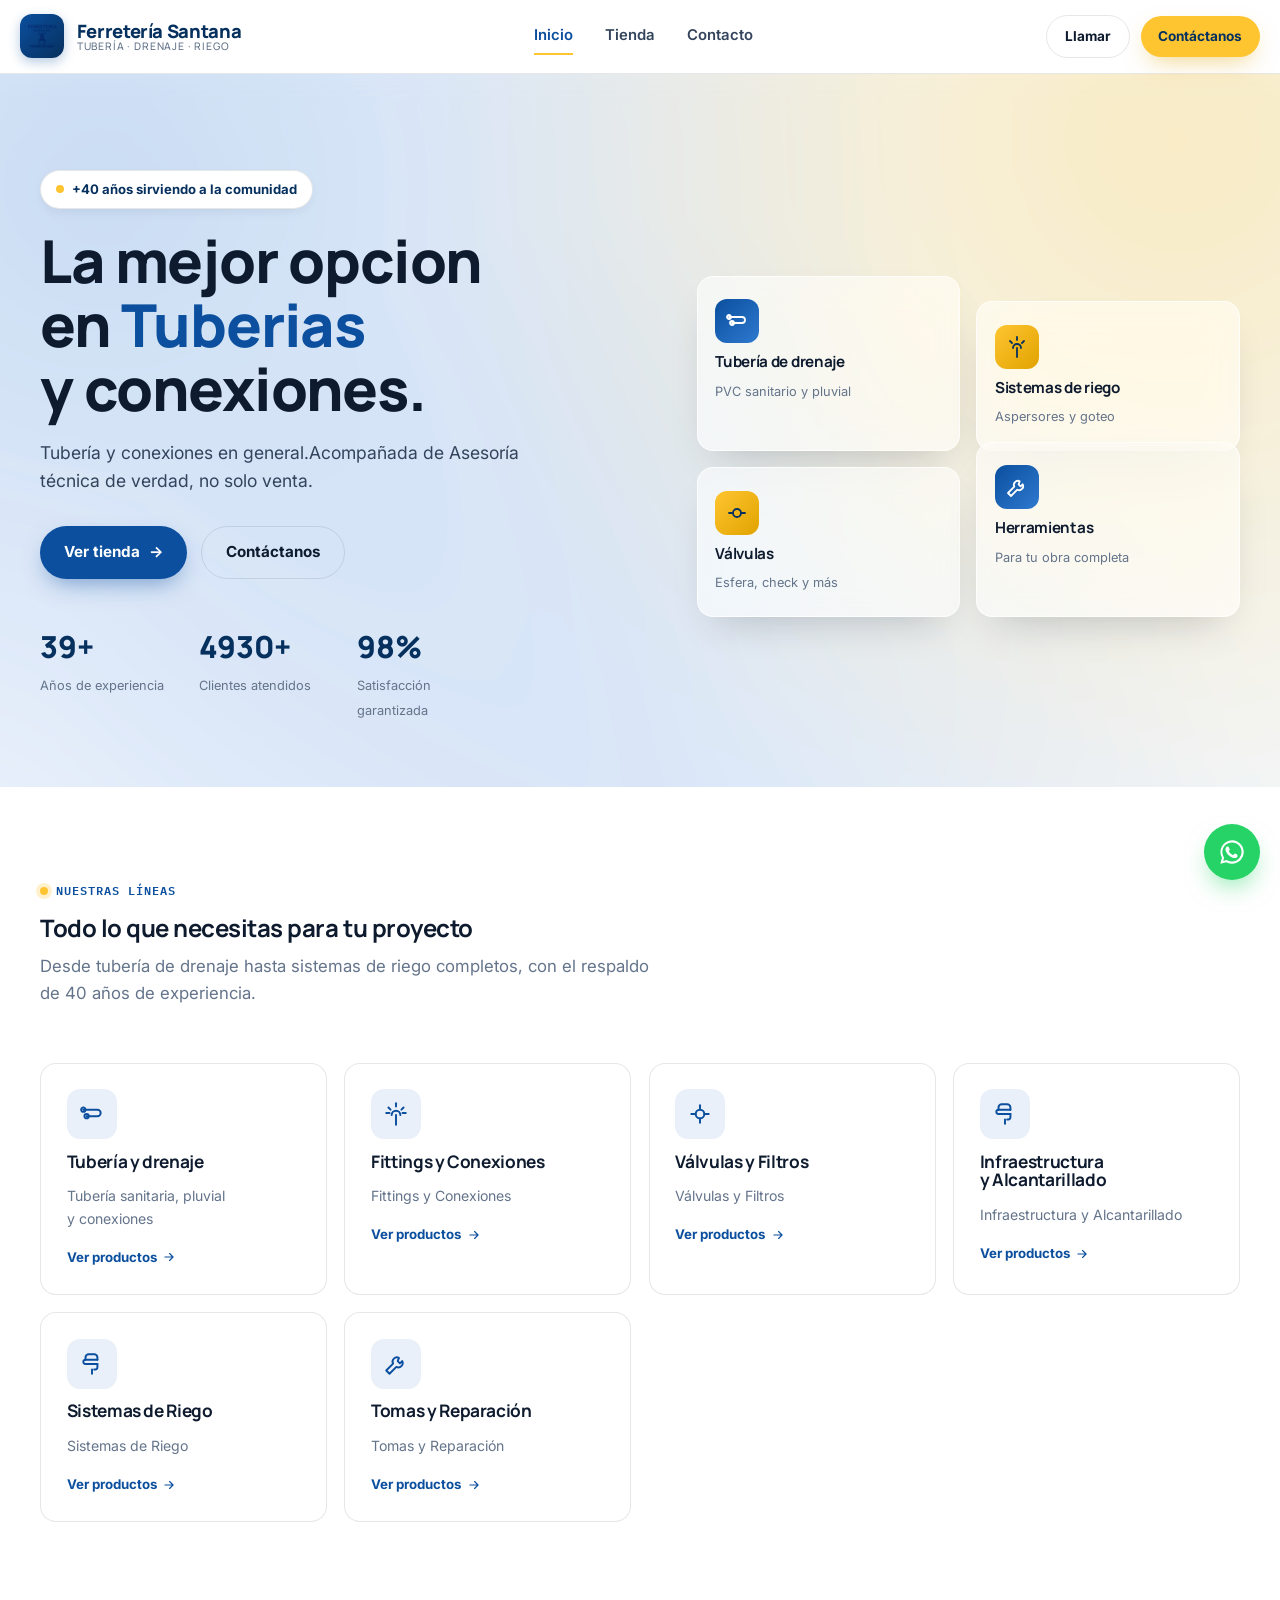
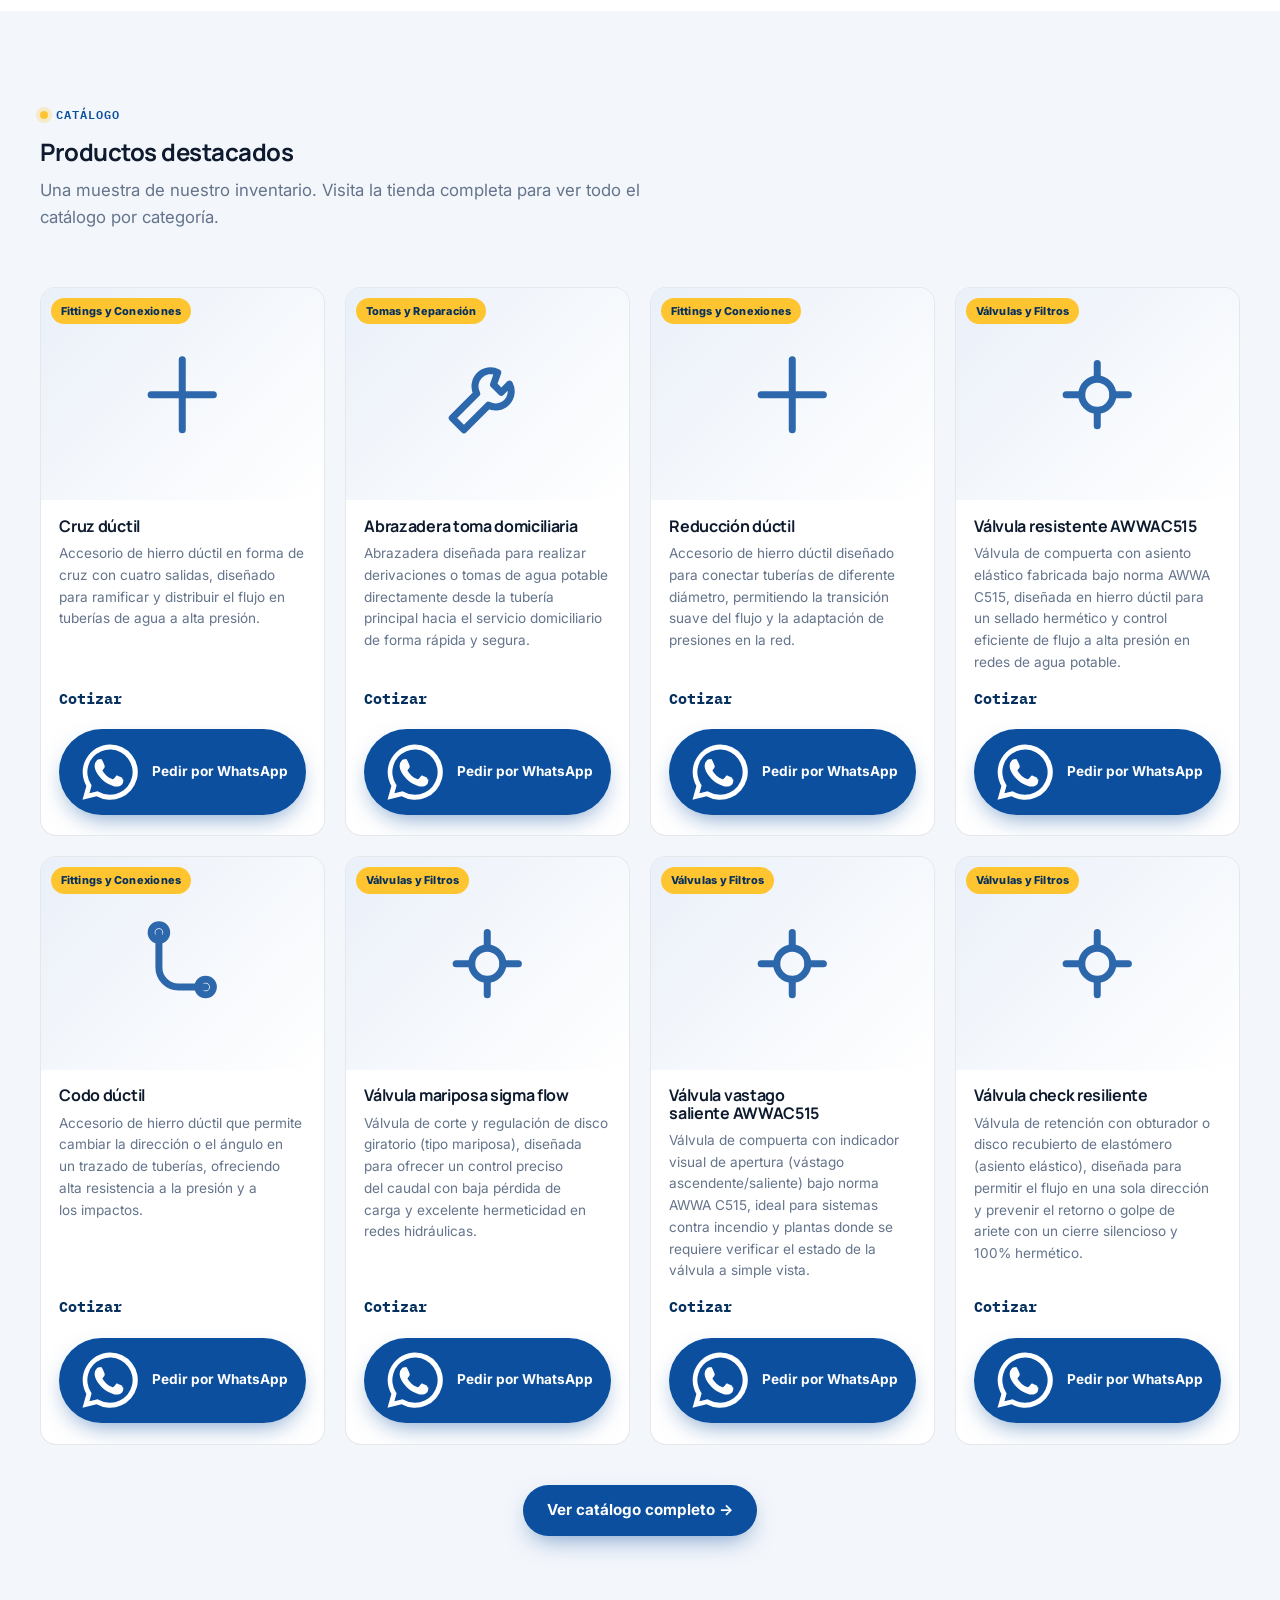
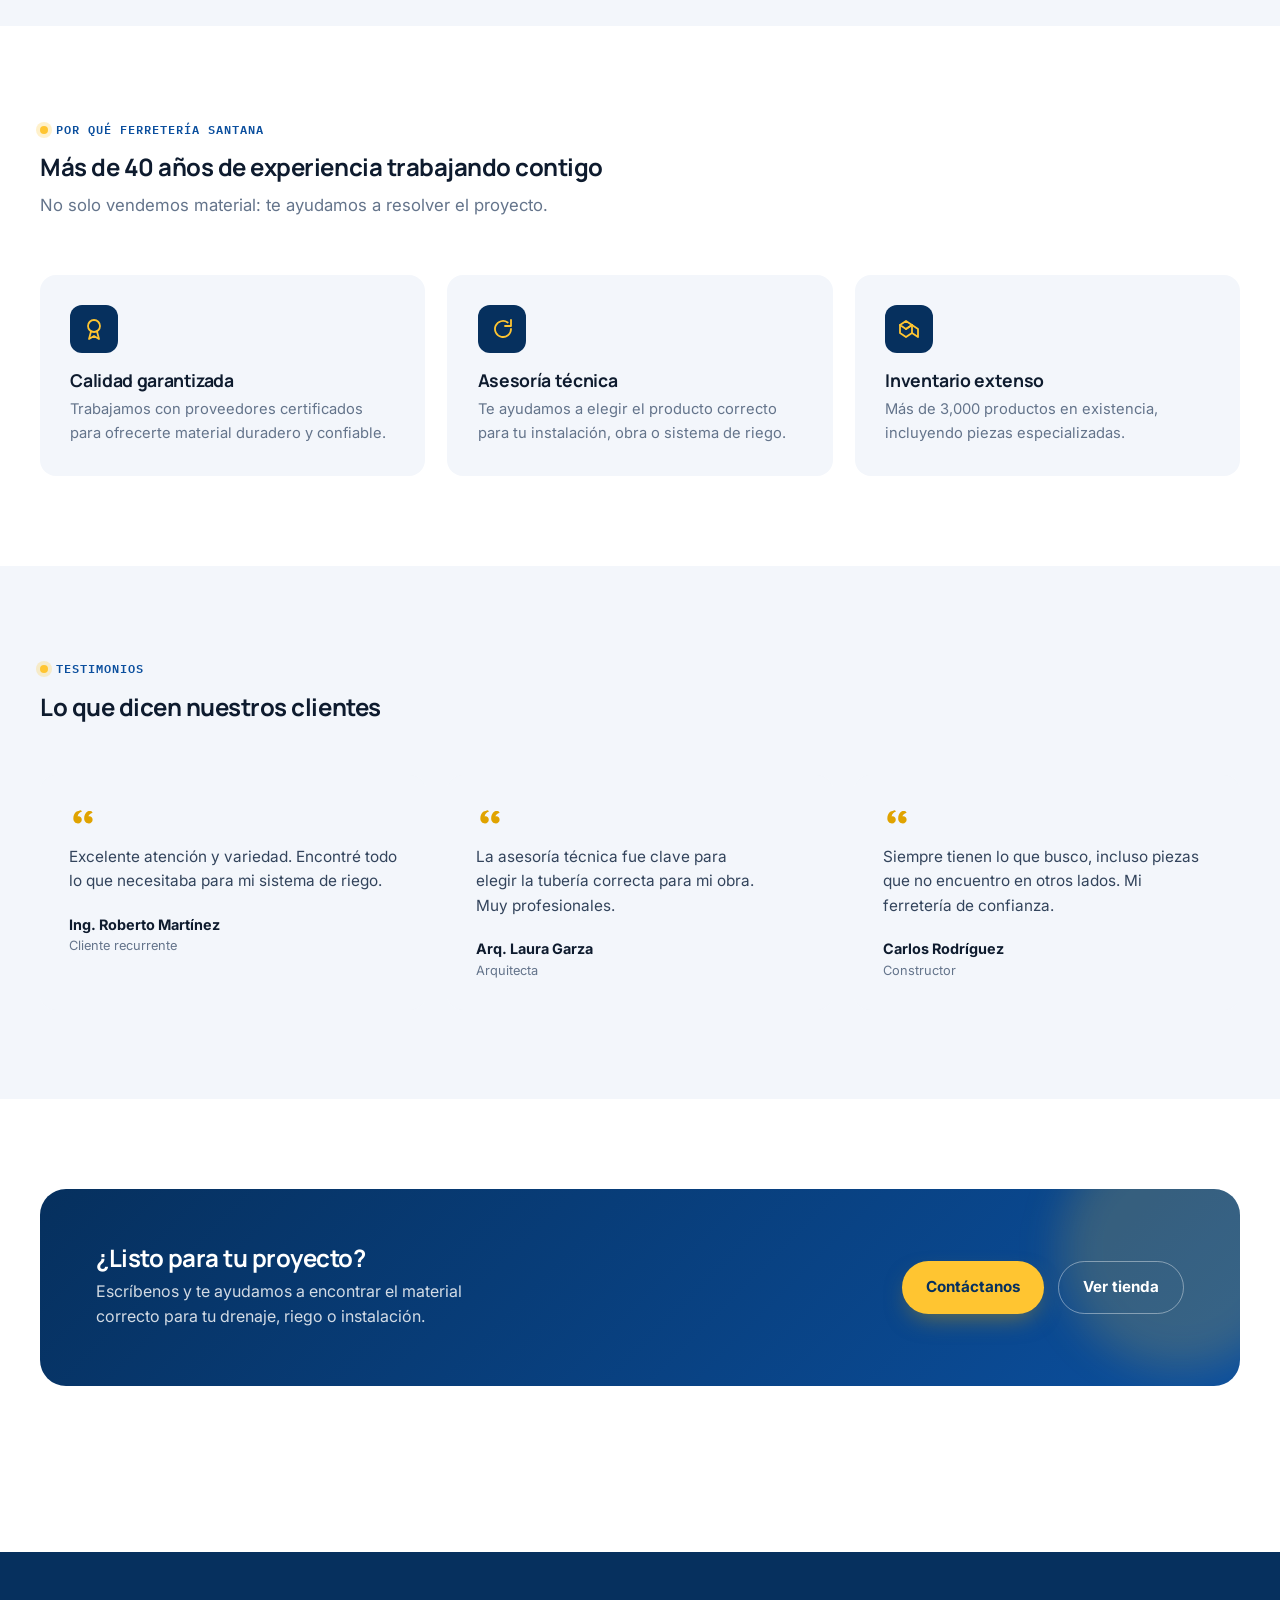
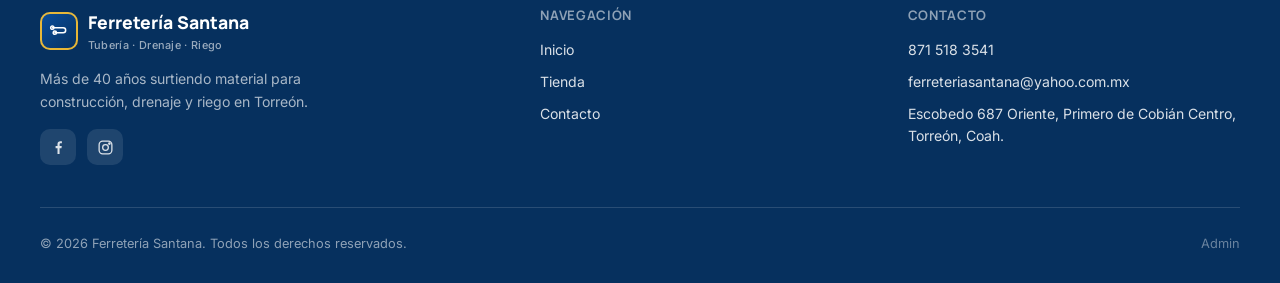
<file: index.html>
<!DOCTYPE html>
<html lang="es-MX">
<head>
<meta charset="UTF-8">
<meta name="viewport" content="width=device-width, initial-scale=1.0">
<title>Ferretería Santana | Tubería y conexiones.</title>
<meta name="description" content="Ferretería Santana: más de 40 años surtiendo tubería de drenaje, sistemas de riego, plomería y ferretería en general.">
<link rel="preconnect" href="https://fonts.googleapis.com">
<link rel="preconnect" href="https://fonts.gstatic.com" crossorigin>
<link rel="stylesheet" href="https://fonts.googleapis.com/css2?family=Manrope:wght@700;800&family=Inter:wght@400;500;600;700&family=IBM+Plex+Mono:wght@500;600&display=swap">
<link rel="stylesheet" href="styles.css?v=20260812">
<style>@view-transition{navigation:auto;}</style>
</head>
<body>
<a class="skip-link" href="#main">Saltar al contenido</a>

<header class="nav">
  <div class="container nav-inner">
    <a class="brand" href="index.html" style="display:flex;align-items:center;gap:0.8rem;text-decoration:none;">
      <img src="assets/img/logo.png" alt="Ferretería Santana" style="width:44px;height:44px;border-radius:12px;background:linear-gradient(135deg,#0b4f9e,#06305e);padding:6px;box-shadow:0 4px 12px rgba(11,79,158,0.3);flex-shrink:0;">
      <span style="display:flex;flex-direction:column;line-height:1.1;">
        <span style="font-size:1.15rem;font-weight:800;color:#06305e;letter-spacing:-0.02em;">Ferretería Santana</span>
        <span style="font-size:0.65rem;font-weight:500;color:#64748b;letter-spacing:0.08em;text-transform:uppercase;">Tubería · Drenaje · Riego</span>
      </span>
    </a>
    <nav class="nav-links" data-nav-links aria-label="Navegación principal"></nav>
    <div class="nav-cta">
      <a class="btn btn-ghost btn-sm" href="tel:+528715183541">Llamar</a>
      <a class="btn btn-accent btn-sm" href="contacto.html">Contáctanos</a>
    </div>
    <button class="nav-burger" data-nav-burger aria-label="Abrir menú"><span></span></button>
  </div>
  <div class="container">
    <nav class="nav-mobile" data-nav-mobile aria-label="Navegación móvil"></nav>
  </div>
</header>

<main id="main">

  <section class="hero">
    <div class="hero-mesh" aria-hidden="true"></div>
    <div class="container">
      <div class="hero-grid">
        <div>
          <div class="hero-badge"><span class="dot"></span> +40 años sirviendo a la comunidad</div>
          <h1 class="hero-title">La mejor opcion en <em>Tuberias </em>y conexiones.</h1>
          <p class="hero-sub">Tubería  y conexiones en general.Acompañada de Asesoría técnica de verdad, no solo venta.</p>
          <div class="hero-actions">
            <a class="btn btn-primary" href="tienda.html">Ver tienda <span aria-hidden="true">→</span></a>
            <a class="btn btn-ghost" href="contacto.html">Contáctanos</a>
          </div>
          <div class="hero-stats" data-hero-stats></div>
        </div>
        <div class="hero-visual">
          <div class="hero-card-grid">
            <div class="hero-icon-card glass-card" data-tilt>
              <div class="ico-wrap"><svg viewBox="0 0 24 24" fill="none" stroke="#fff" stroke-width="1.8" stroke-linecap="round" stroke-linejoin="round"><path d="M4 8h13a3 3 0 0 1 3 3v0a3 3 0 0 1-3 3H7"/><circle cx="4" cy="8" r="2"/><circle cx="7" cy="14" r="2"/></svg></div>
              <h4>Tubería de drenaje</h4>
              <p>PVC sanitario y pluvial</p>
            </div>
            <div class="hero-icon-card glass-card" data-tilt>
              <div class="ico-wrap"><svg viewBox="0 0 24 24" fill="none" stroke="#06305e" stroke-width="1.8" stroke-linecap="round" stroke-linejoin="round"><path d="M12 22v-9"/><path d="M8 13a4 4 0 0 1 8 0"/><path d="M12 2v3"/><path d="M5 6l2 2"/><path d="M19 6l-2 2"/></svg></div>
              <h4>Sistemas de riego</h4>
              <p>Aspersores y goteo</p>
            </div>
            <div class="hero-icon-card glass-card" data-tilt>
              <div class="ico-wrap"><svg viewBox="0 0 24 24" fill="none" stroke="#06305e" stroke-width="1.8" stroke-linecap="round" stroke-linejoin="round"><circle cx="12" cy="12" r="4"/><path d="M4 12h4"/><path d="M16 12h4"/></svg></div>
              <h4>Válvulas</h4>
              <p>Esfera, check y más</p>
            </div>
            <div class="hero-icon-card glass-card" data-tilt>
              <div class="ico-wrap"><svg viewBox="0 0 24 24" fill="none" stroke="#fff" stroke-width="1.8" stroke-linecap="round" stroke-linejoin="round"><path d="M14.7 6.3a4 4 0 0 0-5.4 5.4L3 18l3 3 6.3-6.3a4 4 0 0 0 5.4-5.4l-2.1 2.1-2-2Z"/></svg></div>
              <h4>Herramientas</h4>
              <p>Para tu obra completa</p>
            </div>
          </div>
        </div>
      </div>
    </div>
  </section>

  <section class="section" id="categorias">
    <div class="container">
      <div class="section-head reveal">
        <p class="kicker">Nuestras líneas</p>
        <h2>Todo lo que necesitas para tu proyecto</h2>
        <p class="section-sub">Desde tubería de drenaje hasta sistemas de riego completos, con el respaldo de 40 años de experiencia.</p>
      </div>
      <div class="cat-grid" data-categories></div>
    </div>
  </section>

  <section class="section" style="background:var(--bg-2)" id="destacados">
    <div class="container">
      <div class="section-head reveal">
        <p class="kicker">Catálogo</p>
        <h2>Productos destacados</h2>
        <p class="section-sub">Una muestra de nuestro inventario. Visita la tienda completa para ver todo el catálogo por categoría.</p>
      </div>
      <div class="product-grid" data-featured></div>
      <div style="text-align:center;margin-top:2.5rem;">
        <a class="btn btn-primary" href="tienda.html">Ver catálogo completo →</a>
      </div>
    </div>
  </section>

  <section class="section" id="nosotros">
    <div class="container">
      <div class="section-head reveal">
        <p class="kicker">Por qué Ferretería Santana</p>
        <h2>Más de 40 años de experiencia trabajando contigo</h2>
        <p class="section-sub">No solo vendemos material: te ayudamos a resolver el proyecto.</p>
      </div>
      <div class="pillar-grid" data-pillars></div>
    </div>
  </section>

  <section class="section" style="background:var(--bg-2)">
    <div class="container">
      <div class="section-head reveal">
        <p class="kicker">Testimonios</p>
        <h2>Lo que dicen nuestros clientes</h2>
      </div>
      <div class="testi-grid" data-testimonials></div>
    </div>
  </section>

  <section class="section">
    <div class="container">
      <div class="cta-band reveal">
        <div>
          <h2>¿Listo para tu proyecto?</h2>
          <p>Escríbenos y te ayudamos a encontrar el material correcto para tu drenaje, riego o instalación.</p>
        </div>
        <div class="cta-actions">
          <a class="btn btn-accent" href="contacto.html">Contáctanos</a>
          <a class="btn btn-ghost" style="border-color:rgba(255,255,255,0.4);color:#fff" href="tienda.html">Ver tienda</a>
        </div>
      </div>
    </div>
  </section>

</main>

<footer class="footer">
  <div class="container">
    <div class="footer-grid" data-footer-content></div>
    <div class="footer-bottom">
      <span>© <span data-year></span> <span data-brand-name>Ferretería Santana</span>. Todos los derechos reservados.</span>
      <a href="admin.html" style="color:rgba(255,255,255,0.4)">Admin</a>
    </div>
  </div>
</footer>

<div data-wa-float></div>

<script defer src="lib/manifest.js?v=20260819b"></script>
<script defer src="lib/products-data.js?v=20260819b"></script>
<script defer src="main.js?v=20260812"></script>
</body>
</html>
</file>
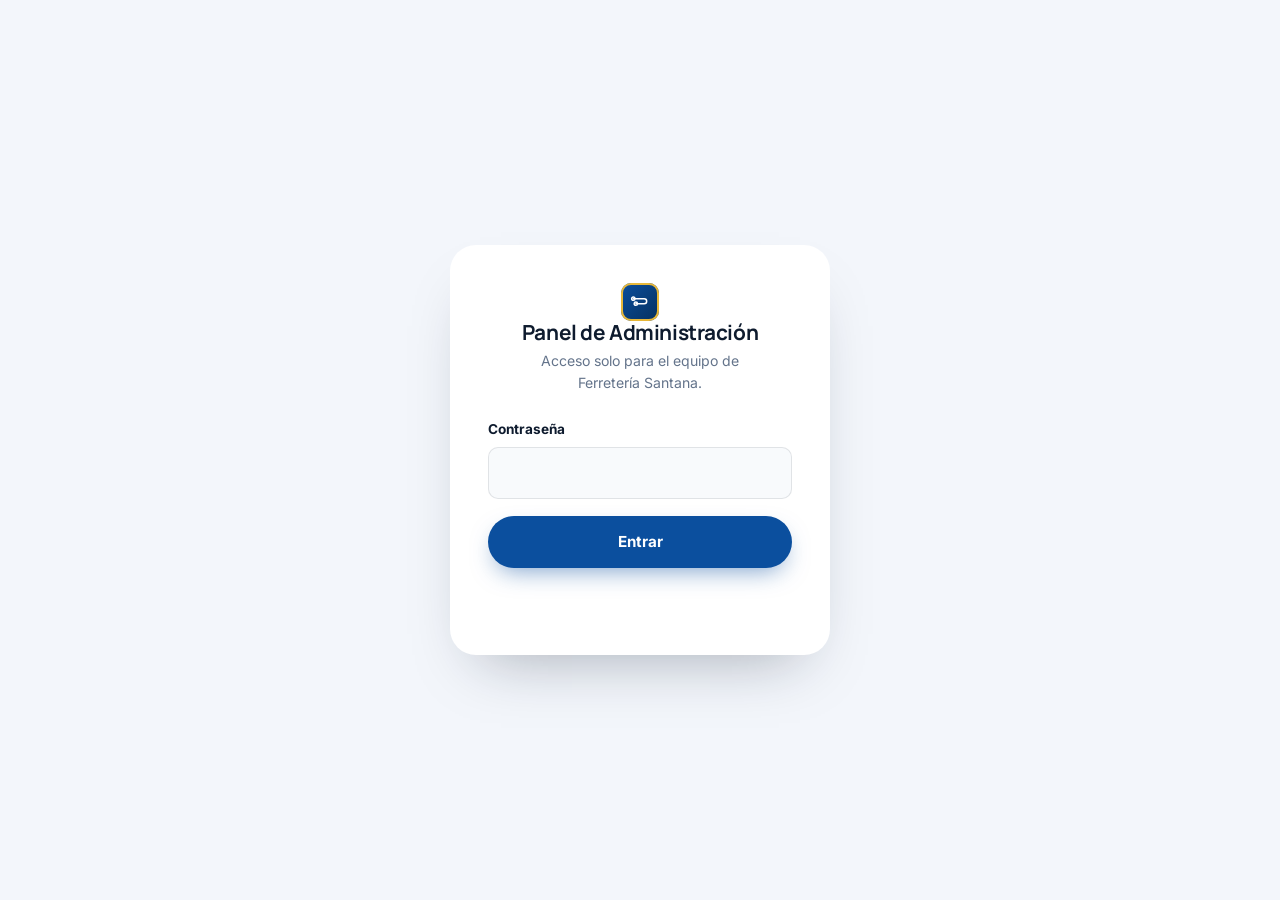
<file: admin.html>
<!DOCTYPE html>
<html lang="es-MX">
<head>
<meta charset="UTF-8">
<meta name="viewport" content="width=device-width, initial-scale=1.0">
<title>Panel de Administración | Ferretería Santana</title>
<meta name="robots" content="noindex, nofollow">
<link rel="preconnect" href="https://fonts.googleapis.com">
<link rel="preconnect" href="https://fonts.gstatic.com" crossorigin>
<link rel="stylesheet" href="https://fonts.googleapis.com/css2?family=Manrope:wght@700;800&family=Inter:wght@400;500;600;700&family=IBM+Plex+Mono:wght@500;600&display=swap">
<link rel="stylesheet" href="styles.css?v=20260812">
</head>
<body>

<div class="admin-shell">

  <!-- LOGIN GATE -->
  <div class="admin-lock" data-admin-lock>
    <div class="admin-lock-card">
      <span class="brand-mark" style="margin:0 auto;display:flex;">
        <svg viewBox="0 0 24 24" fill="none" stroke="#fff" stroke-width="1.8" stroke-linecap="round" stroke-linejoin="round"><path d="M4 8h13a3 3 0 0 1 3 3v0a3 3 0 0 1-3 3H7"/><circle cx="4" cy="8" r="2"/><circle cx="7" cy="14" r="2"/></svg>
      </span>
      <h1>Panel de Administración</h1>
      <p>Acceso solo para el equipo de Ferretería Santana.</p>
      <form data-admin-login>
        <div class="form-field" style="text-align:left;">
          <label for="admin-pass">Contraseña</label>
          <input id="admin-pass" type="password" autocomplete="current-password" required>
        </div>
        <button class="btn btn-primary btn-block" type="submit">Entrar</button>
        <p class="admin-error" data-admin-error></p>
      </form>
    </div>
  </div>

  <!-- ADMIN APP (hidden until unlocked) -->
  <div data-admin-app style="display:none;">
    <header class="admin-header">
      <div class="container">
        <div class="brand">
          <span class="brand-mark">
            <svg viewBox="0 0 24 24" fill="none" stroke="#fff" stroke-width="1.8" stroke-linecap="round" stroke-linejoin="round"><path d="M4 8h13a3 3 0 0 1 3 3v0a3 3 0 0 1-3 3H7"/><circle cx="4" cy="8" r="2"/><circle cx="7" cy="14" r="2"/></svg>
          </span>
          <span>Ferretería Santana <small>Panel de productos</small></span>
        </div>
        <div style="display:flex;gap:.7rem;align-items:center;">
          <a class="btn btn-ghost btn-sm" href="tienda.html" target="_blank" rel="noopener">Ver tienda ↗</a>
          <button class="btn btn-ghost btn-sm" data-admin-logout type="button">Salir</button>
        </div>
      </div>
    </header>

    <main class="admin-main">
      <div class="container admin-grid">

        <div>
          <div class="panel">
            <h2 data-form-title>Agregar producto</h2>
            <form data-product-form>
              <input type="hidden" data-field="id">
              <div class="form-field">
                <label for="f-name">Nombre del producto</label>
                <input id="f-name" data-field="name" type="text" required>
              </div>
              <div class="field-row-2">
                <div class="form-field">
                  <label for="f-category">Categoría</label>
                  <select id="f-category" data-field="category" required></select>
                </div>
                <div class="form-field">
                  <label for="f-icon">Ícono</label>
                  <select id="f-icon" data-field="icon"></select>
                </div>
              </div>
              <div class="field-row-2">
                <div class="form-field">
                  <label for="f-price">Precio (opcional)</label>
                  <input id="f-price" data-field="price" type="text" placeholder="Ej. 150.00">
                </div>
                <div class="form-field">
                  <label for="f-unit">Unidad</label>
                  <input id="f-unit" data-field="unit" type="text" placeholder="Ej. pieza, tramo 6m">
                </div>
              </div>
              <div class="form-field">
                <label for="f-desc">Descripción breve</label>
                <textarea id="f-desc" data-field="desc" rows="3"></textarea>
              </div>
              <div style="display:flex;gap:.6rem;">
                <button class="btn btn-primary btn-block" type="submit" data-submit-label>Agregar producto</button>
                <button class="btn btn-ghost" type="button" data-cancel-edit style="display:none;">Cancelar</button>
              </div>
            </form>
          </div>

          <div class="panel" style="margin-top:1.4rem;">
            <h2>Guardar cambios permanentes</h2>
            <p class="panel-note">Los cambios se guardan automáticamente en este navegador (localStorage), así que ya los ves reflejados en la tienda desde aquí. Para que <strong>todos los visitantes</strong> los vean en GitHub, descarga el archivo actualizado y reemplázalo en tu repositorio.</p>
            <button class="btn btn-accent btn-block" data-export-btn type="button">Descargar products-data.js actualizado</button>
            <p class="status-line" data-export-status></p>
            <div class="divider"></div>
            <button class="btn btn-ghost btn-block" data-reset-btn type="button">Restablecer catálogo original</button>
          </div>
        </div>

        <div class="panel">
          <h2>Productos (<span data-product-count>0</span>)</h2>
          <div class="product-toolbar" style="margin-bottom:1rem;">
            <div class="chip-row" data-admin-chips></div>
            <div class="search-wrap">
              <svg viewBox="0 0 24 24" fill="none" stroke="currentColor" stroke-width="1.8"><circle cx="11" cy="11" r="7"/><path d="m21 21-4.3-4.3"/></svg>
              <input class="search-input" type="search" placeholder="Buscar…" data-admin-search>
            </div>
          </div>
          <div class="admin-table-wrap">
            <table class="admin-table">
              <thead>
                <tr>
                  <th></th>
                  <th>Nombre</th>
                  <th>Categoría</th>
                  <th>Precio</th>
                  <th></th>
                </tr>
              </thead>
              <tbody data-product-table></tbody>
            </table>
          </div>
        </div>

      </div>
    </main>
  </div>

</div>

<script defer src="lib/manifest.js"></script>
<script defer src="lib/products-data.js"></script>
<script defer src="main.js?v=20260812"></script>
<script defer src="admin.js?v=20260812"></script>
</body>
</html>
</file>
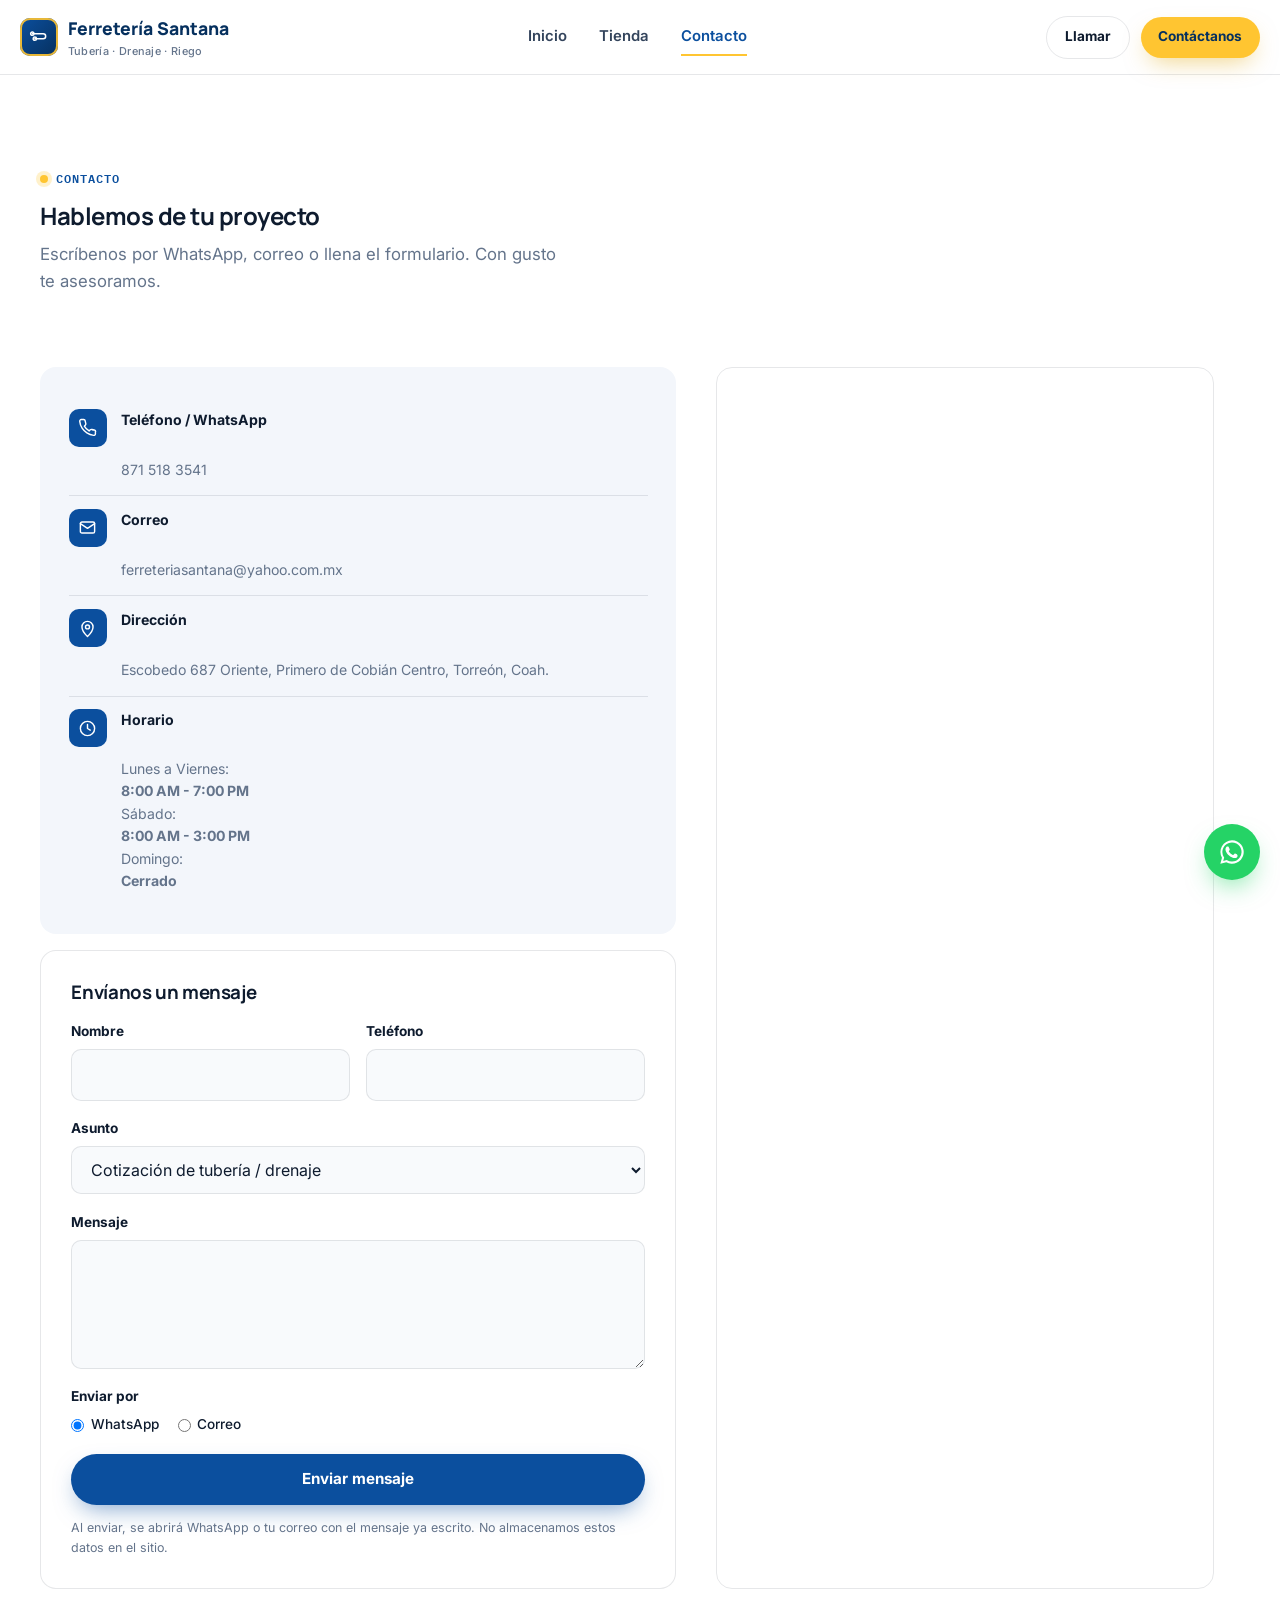
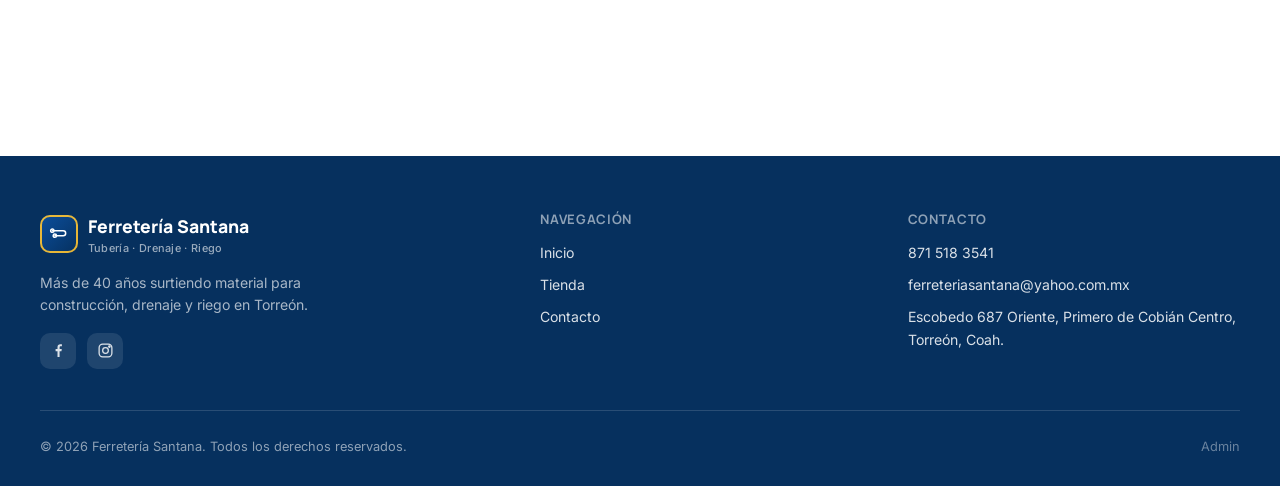
<file: contacto.html>
<!DOCTYPE html>
<html lang="es-MX">
<head>
<meta charset="UTF-8">
<meta name="viewport" content="width=device-width, initial-scale=1.0">
<title>Contáctanos | Ferretería Santana</title>
<meta name="description" content="Contáctanos para cotizaciones de tubería, drenaje, riego y ferretería en general.">
<link rel="preconnect" href="https://fonts.googleapis.com">
<link rel="preconnect" href="https://fonts.gstatic.com" crossorigin>
<link rel="stylesheet" href="https://fonts.googleapis.com/css2?family=Manrope:wght@700;800&family=Inter:wght@400;500;600;700&family=IBM+Plex+Mono:wght@500;600&display=swap">
<link rel="stylesheet" href="styles.css?v=20260812">
<style>@view-transition{navigation:auto;}</style>
</head>
<body>
<a class="skip-link" href="#main">Saltar al contenido</a>

<header class="nav">
  <div class="container nav-inner">
    <a class="brand" href="index.html">
      <span class="brand-mark">
        <svg viewBox="0 0 24 24" fill="none" stroke="#fff" stroke-width="1.8" stroke-linecap="round" stroke-linejoin="round"><path d="M4 8h13a3 3 0 0 1 3 3v0a3 3 0 0 1-3 3H7"/><circle cx="4" cy="8" r="2"/><circle cx="7" cy="14" r="2"/></svg>
      </span>
      <span><span data-brand-name>Ferretería Santana</span><small>Tubería · Drenaje · Riego</small></span>
    </a>
    <nav class="nav-links" data-nav-links aria-label="Navegación principal"></nav>
    <div class="nav-cta">
      <a class="btn btn-ghost btn-sm" href="tel:+528715183541">Llamar</a>
      <a class="btn btn-accent btn-sm" href="contacto.html">Contáctanos</a>
    </div>
    <button class="nav-burger" data-nav-burger aria-label="Abrir menú"><span></span></button>
  </div>
  <div class="container">
    <nav class="nav-mobile" data-nav-mobile aria-label="Navegación móvil"></nav>
  </div>
</header>

<main id="main">
  <section class="section" style="padding-bottom:1rem">
    <div class="container">
      <div class="section-head reveal">
        <p class="kicker">Contacto</p>
        <h1>Hablemos de tu proyecto</h1>
        <p class="section-sub">Escríbenos por WhatsApp, correo o llena el formulario. Con gusto te asesoramos.</p>
      </div>
    </div>
  </section>

  <section class="section" style="padding-top:0">
    <div class="container">
      <div class="contact-grid">
        <div>
          <div class="info-card reveal" data-contact-info></div>
          <div class="form-card reveal">
            <h3 style="margin-bottom:1.2rem;">Envíanos un mensaje</h3>
            <form data-contact-form novalidate>
              <div class="form-row">
                <div class="form-field">
                  <label for="cf-name">Nombre</label>
                  <input id="cf-name" name="name" type="text" required autocomplete="name">
                </div>
                <div class="form-field">
                  <label for="cf-phone">Teléfono</label>
                  <input id="cf-phone" name="phone" type="tel" required autocomplete="tel">
                </div>
              </div>
              <div class="form-field">
                <label for="cf-subject">Asunto</label>
                <select id="cf-subject" name="subject">
                  <option>Cotización de tubería / drenaje</option>
                  <option>Sistema de riego</option>
                  <option>Producto específico</option>
                  <option>Otro</option>
                </select>
              </div>
              <div class="form-field">
                <label for="cf-message">Mensaje</label>
                <textarea id="cf-message" name="message" rows="4" required></textarea>
              </div>
              <div class="form-field">
                <label>Enviar por</label>
                <div style="display:flex;gap:1.2rem;font-size:.88rem;">
                  <label style="display:flex;align-items:center;gap:.4rem;font-weight:500;"><input type="radio" name="send-method" value="whatsapp" checked> WhatsApp</label>
                  <label style="display:flex;align-items:center;gap:.4rem;font-weight:500;"><input type="radio" name="send-method" value="email"> Correo</label>
                </div>
              </div>
              <button class="btn btn-primary btn-block" type="submit">Enviar mensaje</button>
              <p class="form-note">Al enviar, se abrirá WhatsApp o tu correo con el mensaje ya escrito. No almacenamos estos datos en el sitio.</p>
            </form>
          </div>
        </div>
        <div class="map-embed reveal" data-map></div>
      </div>
    </div>
  </section>
</main>

<footer class="footer">
  <div class="container">
    <div class="footer-grid" data-footer-content></div>
    <div class="footer-bottom">
      <span>© <span data-year></span> <span data-brand-name>Ferretería Santana</span>. Todos los derechos reservados.</span>
      <a href="admin.html" style="color:rgba(255,255,255,0.4)">Admin</a>
    </div>
  </div>
</footer>

<div data-wa-float></div>

<script defer src="lib/manifest.js?v=20260819b"></script>
<script defer src="lib/products-data.js?v=20260819b"></script>
<script defer src="main.js?v=20260812"></script>
</body>
</html>
</file>
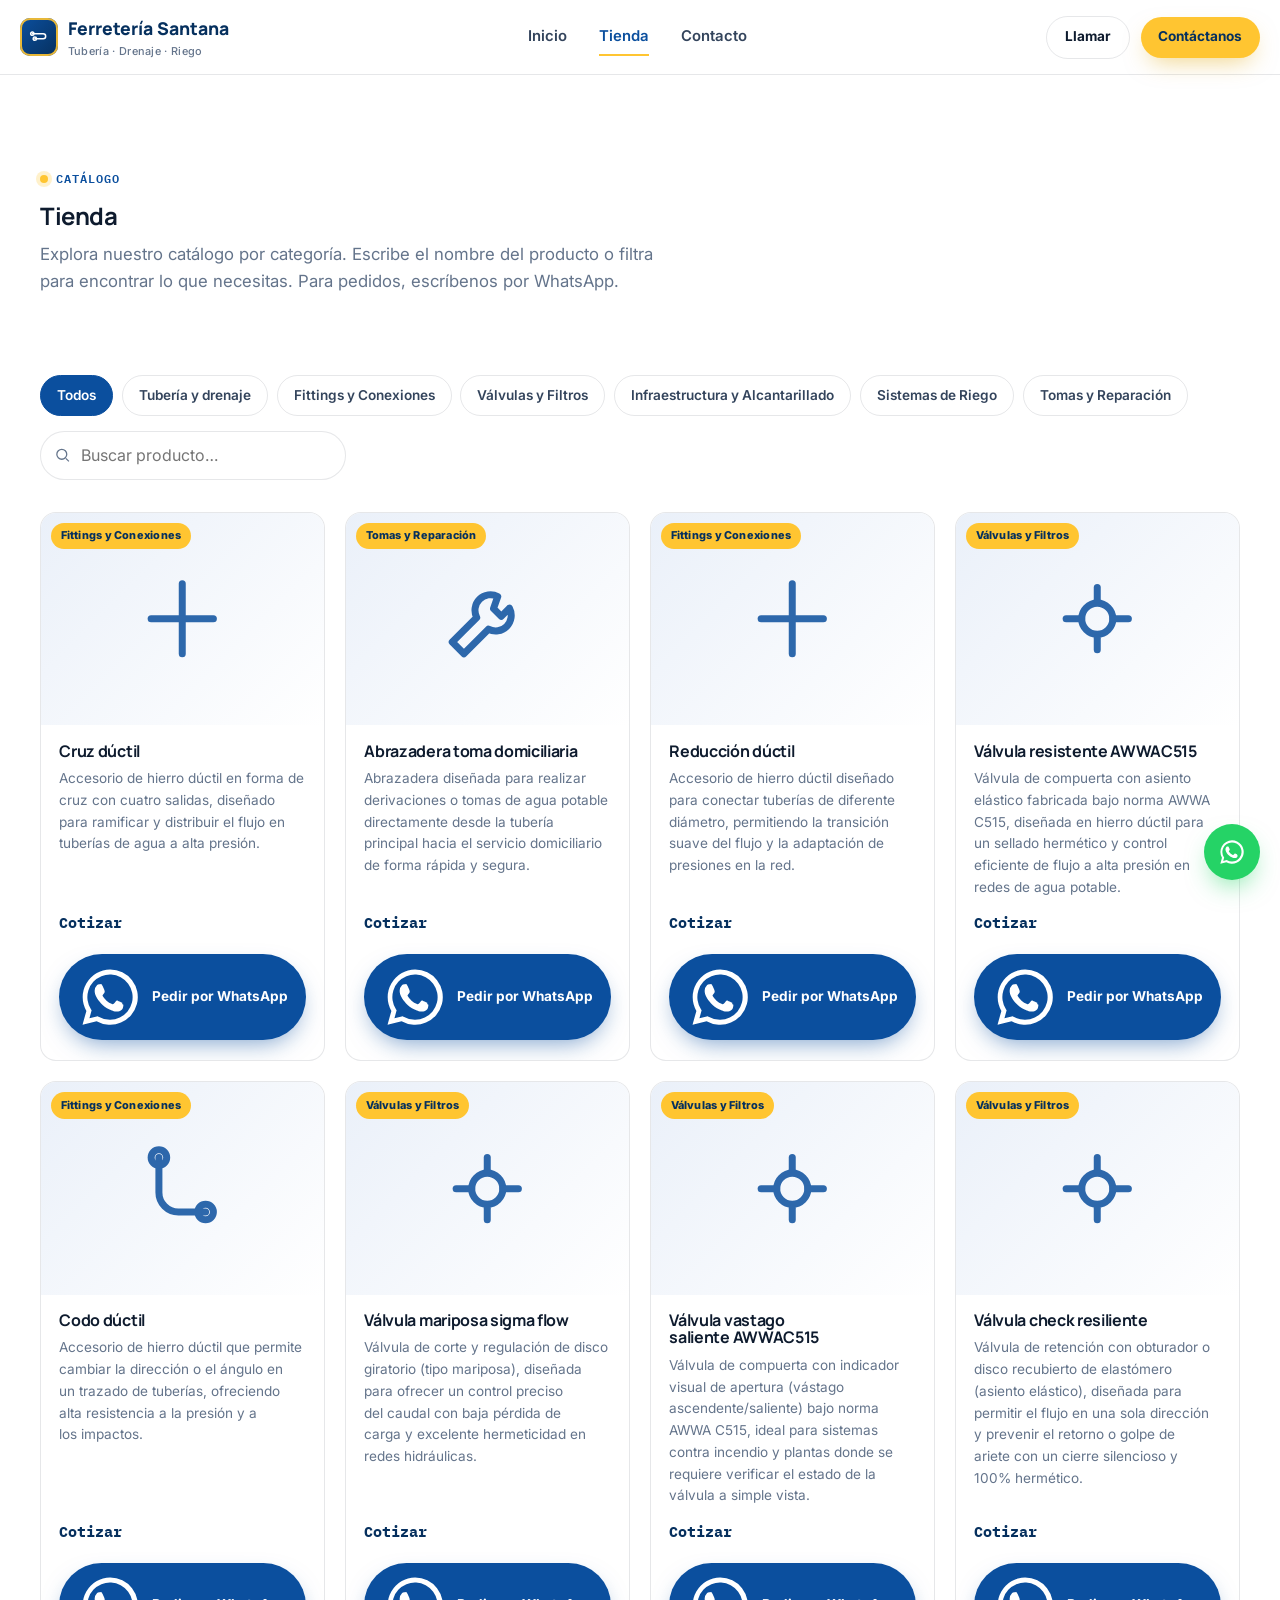
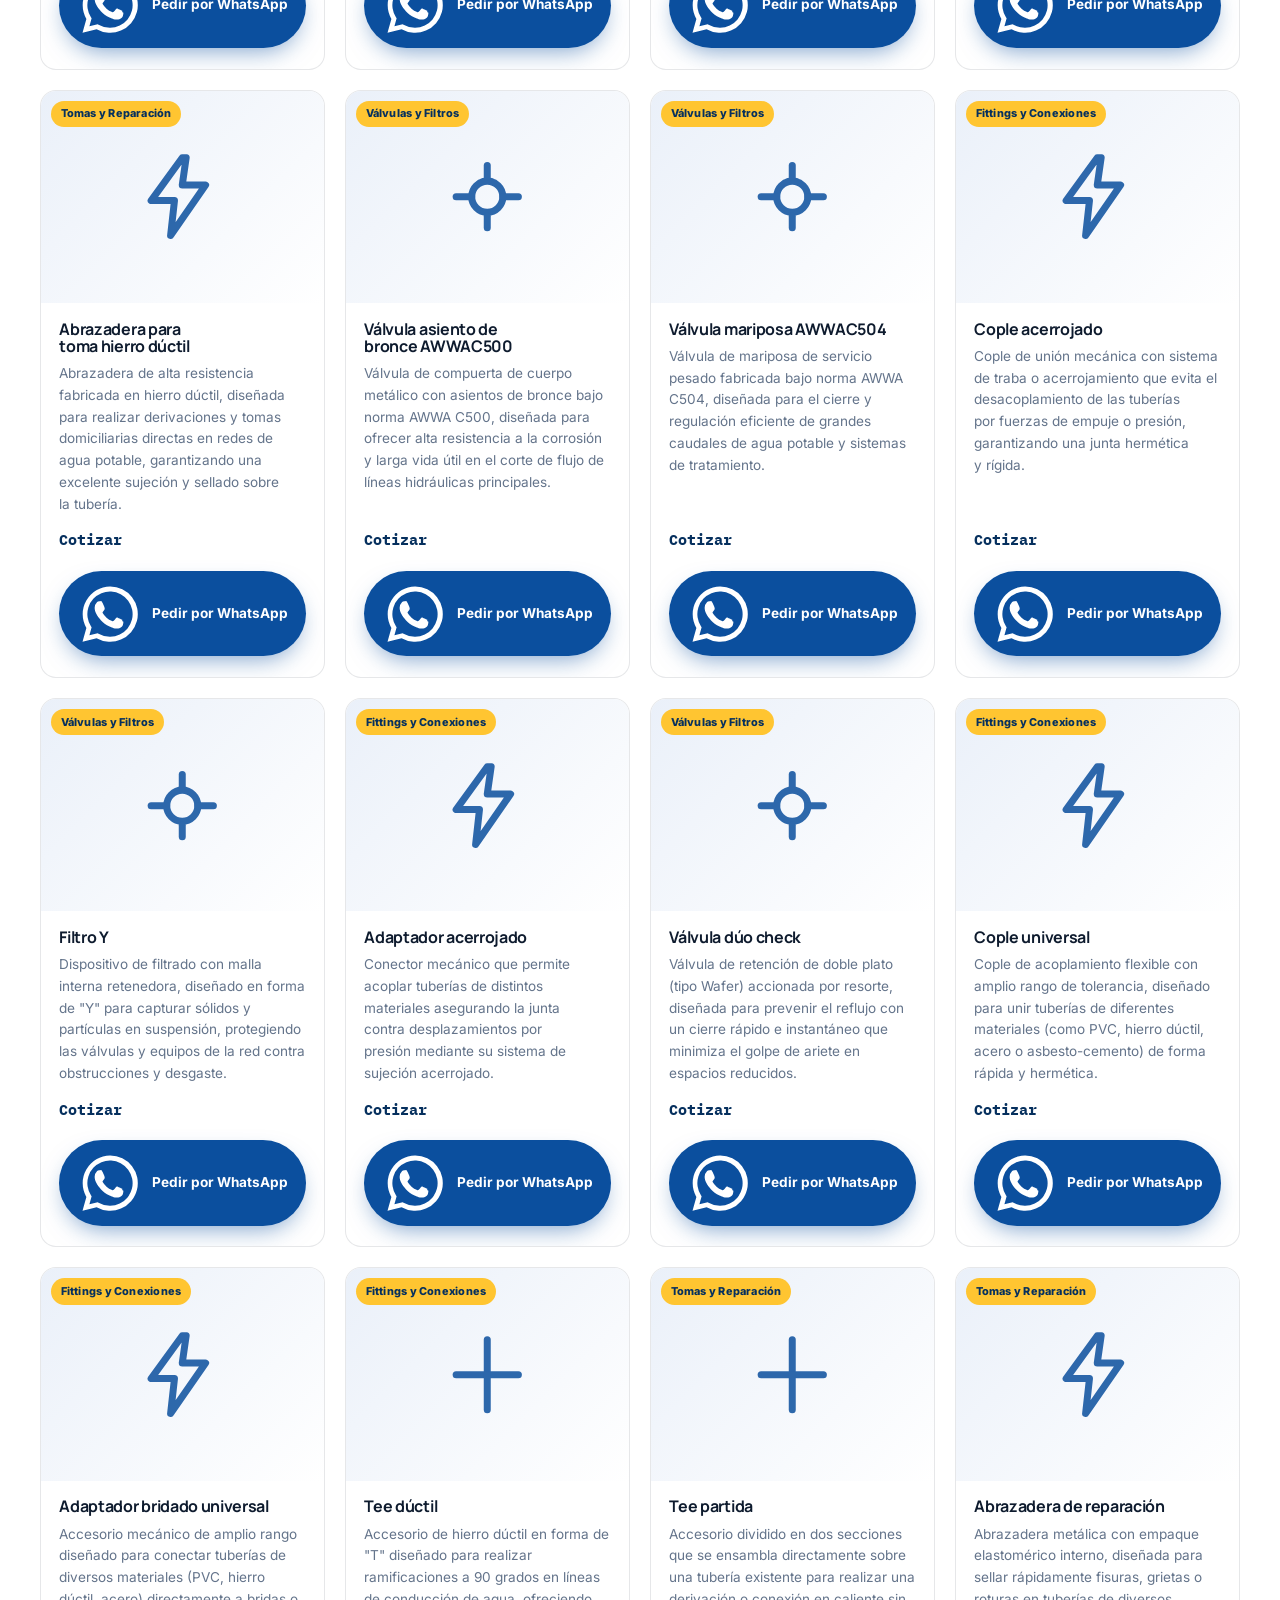
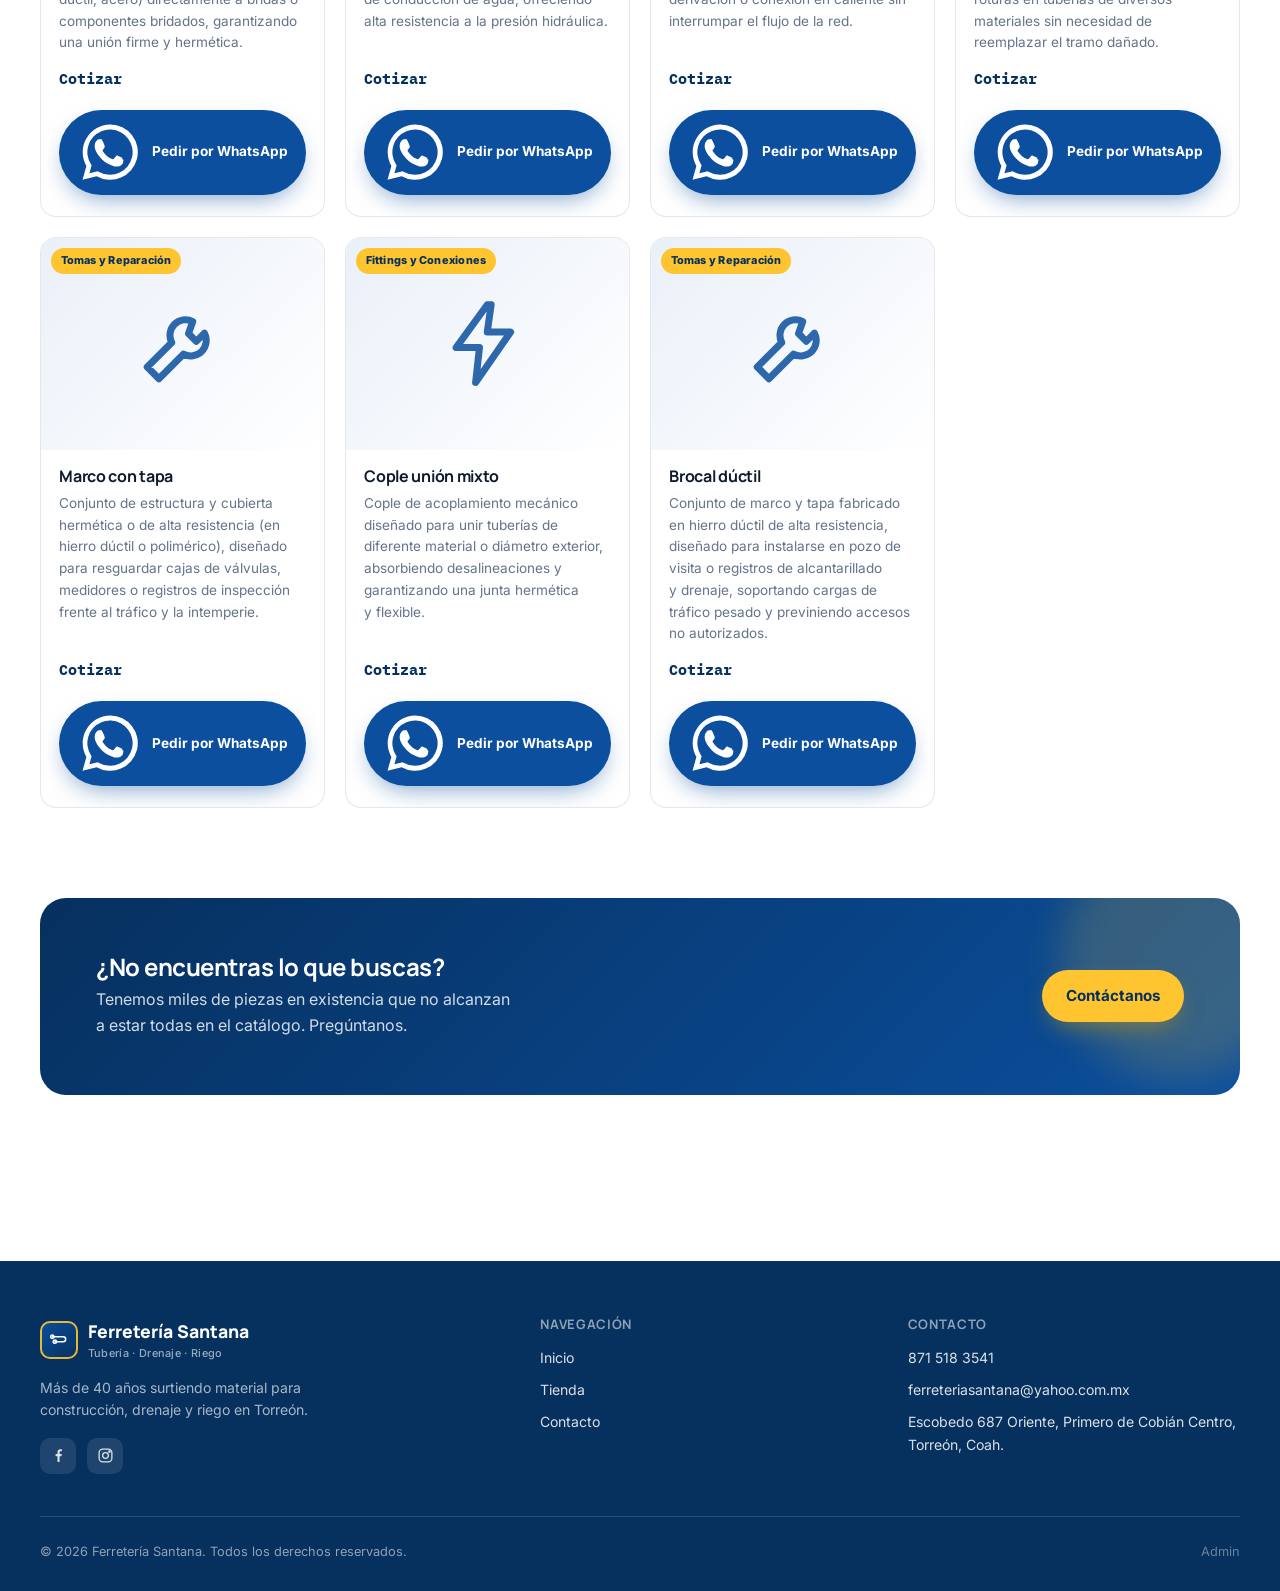
<file: tienda.html>
<!DOCTYPE html>
<html lang="es-MX">
<head>
<meta charset="UTF-8">
<meta name="viewport" content="width=device-width, initial-scale=1.0">
<title>Tienda | Ferretería Santana</title>
<meta name="description" content="Catálogo de tubería de drenaje, sistemas de riego, válvulas, plomería y ferretería en general.">
<link rel="preconnect" href="https://fonts.googleapis.com">
<link rel="preconnect" href="https://fonts.gstatic.com" crossorigin>
<link rel="stylesheet" href="https://fonts.googleapis.com/css2?family=Manrope:wght@700;800&family=Inter:wght@400;500;600;700&family=IBM+Plex+Mono:wght@500;600&display=swap">
<link rel="stylesheet" href="styles.css?v=20260812">
<style>@view-transition{navigation:auto;}</style>
</head>
<body>
<a class="skip-link" href="#main">Saltar al contenido</a>

<header class="nav">
  <div class="container nav-inner">
    <a class="brand" href="index.html">
      <span class="brand-mark">
        <svg viewBox="0 0 24 24" fill="none" stroke="#fff" stroke-width="1.8" stroke-linecap="round" stroke-linejoin="round"><path d="M4 8h13a3 3 0 0 1 3 3v0a3 3 0 0 1-3 3H7"/><circle cx="4" cy="8" r="2"/><circle cx="7" cy="14" r="2"/></svg>
      </span>
      <span><span data-brand-name>Ferretería Santana</span><small>Tubería · Drenaje · Riego</small></span>
    </a>
    <nav class="nav-links" data-nav-links aria-label="Navegación principal"></nav>
    <div class="nav-cta">
      <a class="btn btn-ghost btn-sm" href="tel:+528715183541">Llamar</a>
      <a class="btn btn-accent btn-sm" href="contacto.html">Contáctanos</a>
    </div>
    <button class="nav-burger" data-nav-burger aria-label="Abrir menú"><span></span></button>
  </div>
  <div class="container">
    <nav class="nav-mobile" data-nav-mobile aria-label="Navegación móvil"></nav>
  </div>
</header>

<main id="main">
  <section class="section" style="padding-bottom:1.5rem">
    <div class="container">
      <div class="section-head reveal">
        <p class="kicker">Catálogo</p>
        <h1>Tienda</h1>
        <p class="section-sub">Explora nuestro catálogo por categoría. Escribe el nombre del producto o filtra para encontrar lo que necesitas. Para pedidos, escríbenos por WhatsApp.</p>
      </div>
    </div>
  </section>

  <section class="section" style="padding-top:0">
    <div class="container">
      <div class="product-toolbar">
        <div class="chip-row" data-shop-chips></div>
        <div class="search-wrap">
          <svg viewBox="0 0 24 24" fill="none" stroke="currentColor" stroke-width="1.8"><circle cx="11" cy="11" r="7"/><path d="m21 21-4.3-4.3"/></svg>
          <input class="search-input" type="search" placeholder="Buscar producto…" data-shop-search aria-label="Buscar producto">
        </div>
      </div>
      <div class="product-grid" data-shop-grid></div>
      <div class="empty-state" data-shop-empty style="display:none">
        <p>No encontramos productos con ese filtro. Prueba con otra categoría o búsqueda, o pregúntanos directamente por WhatsApp — probablemente lo tenemos en existencia.</p>
      </div>
    </div>
  </section>

  <section class="section" style="padding-top:0">
    <div class="container">
      <div class="cta-band reveal">
        <div>
          <h2>¿No encuentras lo que buscas?</h2>
          <p>Tenemos miles de piezas en existencia que no alcanzan a estar todas en el catálogo. Pregúntanos.</p>
        </div>
        <div class="cta-actions">
          <a class="btn btn-accent" href="contacto.html">Contáctanos</a>
        </div>
      </div>
    </div>
  </section>
</main>

<footer class="footer">
  <div class="container">
    <div class="footer-grid" data-footer-content></div>
    <div class="footer-bottom">
      <span>© <span data-year></span> <span data-brand-name>Ferretería Santana</span>. Todos los derechos reservados.</span>
      <a href="admin.html" style="color:rgba(255,255,255,0.4)">Admin</a>
    </div>
  </div>
</footer>

<div data-wa-float></div>

<script defer src="lib/manifest.js?v=20260819b"></script>
<script defer src="lib/products-data.js?v=20260819b"></script>
<script defer src="main.js?v=20260812"></script>
</body>
</html>
</file>
<file: styles.css>
/* =============================================================
   1. Tokens
   ============================================================= */
:root {
  --bg:          #ffffff;
  --bg-2:        #f3f6fb;
  --bg-3:        #eaf0f9;
  --ink:         #0e1b2e;
  --ink-soft:    #33445c;
  --ink-mute:    #64748b;
  --cream:       #f8fafc;

  --blue:        #0b4f9e;
  --blue-dark:   #06305e;
  --blue-light:  #2e79cf;
  --yellow:      #ffc531;
  --yellow-dark: #e0a300;

  --line:        rgba(14, 27, 46, 0.10);
  --glass:       rgba(255, 255, 255, 0.6);
  --glass-line:  rgba(255, 255, 255, 0.7);

  --sans: "Inter", system-ui, sans-serif;
  --display: "Manrope", var(--sans);
  --mono: "IBM Plex Mono", monospace;

  --ease-out:    cubic-bezier(0.16, 1, 0.3, 1);
  --ease-in:     cubic-bezier(0.7, 0, 0.84, 0);
  --ease-soft:   cubic-bezier(0.25, 0.46, 0.45, 0.94);
  --ease-bounce: cubic-bezier(0.34, 1.56, 0.64, 1);

  --radius-sm: 10px;
  --radius-md: 16px;
  --radius-lg: 26px;
  --container: 1240px;
}

@property --mesh-angle {
  syntax: "<angle>";
  initial-value: 0deg;
  inherits: false;
}

/* =============================================================
   2. Reset & base
   ============================================================= */
*, *::before, *::after { box-sizing: border-box; margin: 0; }
html { -webkit-text-size-adjust: 100%; tab-size: 2; scroll-behavior: smooth; }
body {
  font-family: var(--sans);
  font-size: 16px;
  line-height: 1.6;
  color: var(--ink);
  background: var(--bg);
  -webkit-font-smoothing: antialiased;
  text-rendering: optimizeLegibility;
  overflow-x: clip;
  overscroll-behavior-y: none;
}
img, svg, video { display: block; max-width: 100%; }
button { font: inherit; color: inherit; cursor: pointer; border: 0; background: none; }
a { color: inherit; text-decoration: none; }
input, select, textarea { font: inherit; color: inherit; }
p { text-wrap: pretty; }
h1, h2, h3, h4 { text-wrap: balance; line-height: 1.08; letter-spacing: -0.02em; font-family: var(--display); }
ul { list-style: none; padding: 0; }
::selection { background: var(--yellow); color: var(--blue-dark); }

:focus-visible {
  outline: 2px solid var(--blue);
  outline-offset: 3px;
  border-radius: 4px;
}

.skip-link {
  position: fixed; top: -100px; left: 1rem;
  padding: .6rem 1rem; background: var(--ink); color: var(--cream);
  z-index: 9999; border-radius: 8px; font-weight: 600;
}
.skip-link:focus { top: 1rem; }

/* =============================================================
   3. Utilities
   ============================================================= */
.container { max-width: var(--container); margin: 0 auto; padding: 0 1.25rem; }
.sr-only {
  position: absolute; width: 1px; height: 1px; padding: 0; margin: -1px;
  overflow: hidden; clip: rect(0,0,0,0); white-space: nowrap; border: 0;
}
.section { padding: clamp(3.5rem, 7vw, 7rem) 0; }
.section-head { max-width: 640px; margin-bottom: clamp(2rem, 5vw, 3.5rem); }
.kicker {
  display: inline-flex; align-items: center; gap: .5rem;
  font-family: var(--mono); font-size: .78rem; letter-spacing: .08em;
  text-transform: uppercase; color: var(--blue); font-weight: 600;
  margin-bottom: .9rem;
}
.kicker::before {
  content: ""; width: 8px; height: 8px; border-radius: 50%;
  background: var(--yellow); box-shadow: 0 0 0 4px rgba(255,197,49,0.25);
}
.section-sub { color: var(--ink-mute); font-size: 1.05rem; margin-top: .75rem; max-width: 56ch; }

.reveal { opacity: 0; transform: translateY(28px); transition: opacity .7s var(--ease-out), transform .7s var(--ease-out); }
.reveal.is-visible { opacity: 1; transform: none; }
.reveal[data-split] { opacity: 1; transform: none; }

/* =============================================================
   4. Buttons
   ============================================================= */
.btn {
  display: inline-flex; align-items: center; justify-content: center; gap: .55rem;
  padding: .85rem 1.5rem; border-radius: 999px; font-weight: 700; font-size: .95rem;
  transition: transform .35s var(--ease-out), box-shadow .35s var(--ease-out), background .3s var(--ease-out);
  white-space: nowrap;
}
.btn-primary {
  background: var(--blue); color: #fff;
  box-shadow: 0 10px 24px -8px rgba(11,79,158,0.55);
}
.btn-primary:hover { background: var(--blue-dark); transform: translateY(-2px); box-shadow: 0 14px 30px -8px rgba(11,79,158,0.6); }
.btn-accent {
  background: var(--yellow); color: var(--blue-dark);
  box-shadow: 0 10px 24px -8px rgba(224,163,0,0.5);
}
.btn-accent:hover { background: var(--yellow-dark); transform: translateY(-2px); }
.btn-ghost {
  background: transparent; color: var(--ink); border: 1.5px solid var(--line);
}
.btn-ghost:hover { border-color: var(--blue); color: var(--blue); }
.btn-sm { padding: .6rem 1.1rem; font-size: .85rem; }
.btn-block { width: 100%; }
.btn[disabled] { opacity: .5; cursor: not-allowed; }

/* =============================================================
   5. Nav
   ============================================================= */
.nav {
  position: sticky; top: 0; z-index: 100;
  background: rgba(255,255,255,0.78);
  backdrop-filter: blur(16px) saturate(160%);
  -webkit-backdrop-filter: blur(16px) saturate(160%);
  border-bottom: 1px solid var(--line);
}
.nav-inner { display: flex; align-items: center; justify-content: space-between; gap: 1.5rem; padding: .9rem 0; }
.brand { display: flex; align-items: center; gap: .6rem; font-family: var(--display); font-weight: 800; font-size: 1.1rem; color: var(--blue-dark); }
.brand-mark {
  width: 38px; height: 38px; border-radius: 10px;
  background: linear-gradient(135deg, var(--blue) 0%, var(--blue-dark) 100%);
  display: flex; align-items: center; justify-content: center; flex-shrink: 0;
  box-shadow: inset 0 0 0 2px rgba(255,197,49,0.9);
}
.brand-mark svg { width: 20px; height: 20px; }
.brand small { display: block; font-family: var(--sans); font-weight: 500; font-size: .68rem; color: var(--ink-mute); letter-spacing: .03em; }

.nav-links { display: none; align-items: center; gap: 2rem; }
.nav-links a {
  position: relative; font-weight: 600; font-size: .93rem; color: var(--ink-soft);
  padding: .3rem 0;
}
.nav-links a::after {
  content: ""; position: absolute; left: 0; bottom: -2px; width: 0; height: 2px;
  background: var(--yellow); transition: width .3s var(--ease-out);
}
.nav-links a:hover::after, .nav-links a.is-active::after { width: 100%; }
.nav-links a.is-active { color: var(--blue); }

.nav-cta { display: none; align-items: center; gap: .7rem; }
.nav-burger {
  display: flex; align-items: center; justify-content: center;
  width: 42px; height: 42px; border-radius: 10px; border: 1.5px solid var(--line);
}
.nav-burger span { display: block; width: 18px; height: 2px; background: var(--ink); position: relative; }
.nav-burger span::before, .nav-burger span::after {
  content: ""; position: absolute; left: 0; width: 18px; height: 2px; background: var(--ink); transition: transform .3s var(--ease-out);
}
.nav-burger span::before { top: -6px; }
.nav-burger span::after { top: 6px; }

.nav-mobile {
  display: none; flex-direction: column; gap: .2rem; padding: .5rem 0 1.2rem;
  border-top: 1px solid var(--line);
}
.nav-mobile.is-open { display: flex; }
.nav-mobile a { padding: .75rem .25rem; font-weight: 600; border-bottom: 1px solid var(--line); }
.nav-mobile .btn { margin-top: .8rem; }

@media (min-width: 960px) {
  .nav-links { display: flex; }
  .nav-cta { display: flex; }
  .nav-burger { display: none; }
  .nav-mobile { display: none !important; }
}

/* =============================================================
   6. Hero
   ============================================================= */
.hero { position: relative; padding: clamp(3rem, 8vw, 6rem) 0 clamp(2.5rem, 6vw, 4rem); overflow: clip; }
.hero-mesh {
  position: absolute; inset: -10% -10% auto -10%; height: 130%;
  z-index: -1;
  background:
    radial-gradient(circle at 15% 20%, rgba(11,79,158,0.16) 0%, transparent 55%),
    radial-gradient(circle at 85% 15%, rgba(255,197,49,0.22) 0%, transparent 50%),
    radial-gradient(circle at 50% 90%, rgba(11,79,158,0.10) 0%, transparent 55%),
    var(--bg-2);
  filter: blur(40px) saturate(140%);
  animation: meshDrift 26s ease-in-out infinite;
}
@keyframes meshDrift {
  0%, 100% { transform: scale(1) rotate(0deg); }
  50% { transform: scale(1.12) rotate(6deg); }
}
.hero-grid { display: grid; gap: 2.5rem; align-items: center; }
.hero-badge {
  display: inline-flex; align-items: center; gap: .5rem;
  background: #fff; border: 1px solid var(--line); border-radius: 999px;
  padding: .5rem .95rem; font-size: .82rem; font-weight: 700; color: var(--blue-dark);
  box-shadow: 0 4px 14px -6px rgba(14,27,46,0.15);
  margin-bottom: 1.25rem;
}
.hero-badge span.dot { width: 8px; height: 8px; border-radius: 50%; background: var(--yellow); }
.hero-title { font-size: clamp(2.3rem, 5.4vw, 3.7rem); font-weight: 800; color: var(--ink); }
.hero-title em { font-style: normal; color: var(--blue); }
.hero-sub { margin-top: 1.15rem; font-size: 1.1rem; color: var(--ink-soft); max-width: 46ch; }
.hero-actions { display: flex; flex-wrap: wrap; gap: .9rem; margin-top: 1.9rem; }

.hero-stats { display: grid; grid-template-columns: repeat(3, 1fr); gap: 1rem; margin-top: 2.75rem; max-width: 460px; }
.hero-stat strong { display: block; font-family: var(--display); font-size: clamp(1.5rem, 3vw, 1.9rem); color: var(--blue-dark); font-weight: 800; }
.hero-stat span { font-size: .8rem; color: var(--ink-mute); }

.hero-visual { position: relative; min-height: 320px; }
.hero-card-grid { display: grid; grid-template-columns: repeat(2, 1fr); gap: 1rem; }
.glass-card {
  background: var(--glass);
  backdrop-filter: blur(18px) saturate(180%);
  -webkit-backdrop-filter: blur(18px) saturate(180%);
  border: 1px solid var(--glass-line);
  border-radius: var(--radius-md);
  box-shadow: 0 20px 40px -20px rgba(14,27,46,0.25);
}
@supports not (backdrop-filter: blur(1px)) {
  .glass-card { background: rgba(255,255,255,0.92); }
}
.hero-icon-card {
  padding: 1.4rem 1.1rem; display: flex; flex-direction: column; gap: .7rem;
  transition: transform .4s var(--ease-out), box-shadow .4s var(--ease-out);
}
.hero-icon-card:hover { transform: translateY(-6px) rotate(-1deg); box-shadow: 0 26px 50px -18px rgba(14,27,46,0.3); }
.hero-icon-card .ico-wrap {
  width: 44px; height: 44px; border-radius: 12px;
  display: flex; align-items: center; justify-content: center;
  background: linear-gradient(135deg, var(--blue) 0%, var(--blue-light) 100%);
}
.hero-icon-card .ico-wrap svg { width: 24px; height: 24px; color: #fff; }
.hero-icon-card:nth-child(2) .ico-wrap, .hero-icon-card:nth-child(3) .ico-wrap { background: linear-gradient(135deg, var(--yellow) 0%, var(--yellow-dark) 100%); }
.hero-icon-card h4 { font-size: .95rem; font-weight: 700; }
.hero-icon-card p { font-size: .8rem; color: var(--ink-mute); }
.hero-icon-card:nth-child(2) { margin-top: 1.6rem; }
.hero-icon-card:nth-child(4) { margin-top: -1.6rem; }

@media (min-width: 960px) {
  .hero-grid { grid-template-columns: 1.05fr .95fr; gap: 3.5rem; }
}

/* =============================================================
   7. Category / feature bento
   ============================================================= */
.cat-grid { display: grid; grid-template-columns: repeat(auto-fit, minmax(230px, 1fr)); gap: 1.1rem; }
.cat-card {
  background: #fff; border: 1px solid var(--line); border-radius: var(--radius-md);
  padding: 1.6rem; display: flex; flex-direction: column; gap: .85rem;
  transition: transform .4s var(--ease-out), box-shadow .4s var(--ease-out), border-color .3s;
  position: relative; overflow: hidden;
}
.cat-card::before {
  content: ""; position: absolute; inset: 0; opacity: 0;
  background: linear-gradient(135deg, rgba(11,79,158,0.06), rgba(255,197,49,0.10));
  transition: opacity .35s var(--ease-out);
}
.cat-card:hover { transform: translateY(-6px); box-shadow: 0 24px 44px -22px rgba(14,27,46,0.28); border-color: transparent; }
.cat-card:hover::before { opacity: 1; }
.cat-card .ico-wrap {
  width: 50px; height: 50px; border-radius: 13px; position: relative; z-index: 1;
  display: flex; align-items: center; justify-content: center;
  background: var(--bg-3);
}
.cat-card .ico-wrap svg { width: 26px; height: 26px; color: var(--blue); }
.cat-card h3 { position: relative; z-index: 1; font-size: 1.08rem; }
.cat-card p { position: relative; z-index: 1; font-size: .88rem; color: var(--ink-mute); }
.cat-card .cat-link { position: relative; z-index: 1; font-size: .83rem; font-weight: 700; color: var(--blue); display: inline-flex; align-items: center; gap: .35rem; margin-top: .2rem; }
.cat-card .cat-link svg { width: 14px; height: 14px; transition: transform .3s var(--ease-out); }
.cat-card:hover .cat-link svg { transform: translateX(3px); }

/* =============================================================
   8. Pillars
   ============================================================= */
.pillar-grid { display: grid; grid-template-columns: repeat(auto-fit, minmax(260px, 1fr)); gap: 1.4rem; }
.pillar-card { padding: 1.9rem; border-radius: var(--radius-md); background: var(--bg-2); }
.pillar-card .ico-wrap {
  width: 48px; height: 48px; border-radius: 12px; margin-bottom: 1.1rem;
  display: flex; align-items: center; justify-content: center;
  background: var(--blue-dark);
}
.pillar-card .ico-wrap svg { width: 24px; height: 24px; color: var(--yellow); }
.pillar-card h3 { font-size: 1.1rem; margin-bottom: .55rem; }
.pillar-card p { color: var(--ink-mute); font-size: .92rem; }

/* =============================================================
   9. Products
   ============================================================= */
.product-toolbar { display: flex; flex-wrap: wrap; gap: .9rem; align-items: center; justify-content: space-between; margin-bottom: 2rem; }
.chip-row { display: flex; flex-wrap: wrap; gap: .55rem; }
.chip {
  padding: .55rem 1rem; border-radius: 999px; border: 1.5px solid var(--line);
  font-size: .85rem; font-weight: 600; color: var(--ink-soft);
  transition: all .25s var(--ease-out);
}
.chip:hover { border-color: var(--blue); color: var(--blue); }
.chip.is-active { background: var(--blue); border-color: var(--blue); color: #fff; }
.search-wrap { position: relative; flex-shrink: 0; }
.search-wrap svg { position: absolute; left: 14px; top: 50%; transform: translateY(-50%); width: 17px; height: 17px; color: var(--ink-mute); }
.search-input {
  padding: .68rem 1rem .68rem 2.5rem; border-radius: 999px; border: 1.5px solid var(--line);
  min-width: 220px; background: #fff;
}
.search-input:focus { border-color: var(--blue); outline: none; }

.product-grid { display: grid; grid-template-columns: repeat(auto-fill, minmax(240px, 1fr)); gap: 1.25rem; }
.product-card {
  background: #fff; border: 1px solid var(--line); border-radius: var(--radius-md);
  overflow: hidden; display: flex; flex-direction: column;
  transition: transform .4s var(--ease-out), box-shadow .4s var(--ease-out);
}
.product-card:hover { transform: translateY(-5px); box-shadow: 0 22px 42px -20px rgba(14,27,46,0.28); }
.product-media {
  aspect-ratio: 4/3; display: flex; align-items: center; justify-content: center;
  background: linear-gradient(135deg, var(--bg-3) 0%, #ffffff 100%);
  position: relative;
}
.product-media svg { width: 44%; height: 44%; color: var(--blue); opacity: .85; }
.product-cat-tag {
  position: absolute; top: 10px; left: 10px; background: var(--yellow); color: var(--blue-dark);
  font-size: .68rem; font-weight: 800; padding: .28rem .6rem; border-radius: 999px; letter-spacing: .02em;
}
.product-body { padding: 1.1rem 1.15rem 1.3rem; display: flex; flex-direction: column; gap: .5rem; flex: 1; }
.product-body h3 { font-size: 1rem; }
.product-body p { font-size: .85rem; color: var(--ink-mute); flex: 1; }
.product-meta { display: flex; align-items: center; justify-content: space-between; margin-top: .3rem; }
.product-price { font-family: var(--mono); font-weight: 700; color: var(--blue-dark); font-size: .92rem; }
.product-unit { font-size: .74rem; color: var(--ink-mute); }
.product-body .btn { margin-top: .7rem; }
.empty-state { text-align: center; padding: 4rem 1rem; color: var(--ink-mute); }

/* =============================================================
   10. Testimonials
   ============================================================= */
.testi-grid { display: grid; grid-template-columns: repeat(auto-fit, minmax(280px, 1fr)); gap: 1.3rem; }
.testi-card { background: var(--bg-2); border-radius: var(--radius-md); padding: 1.8rem; }
.testi-card svg { width: 26px; height: 26px; color: var(--yellow-dark); margin-bottom: .9rem; }
.testi-card p.quote { font-size: .96rem; color: var(--ink-soft); margin-bottom: 1.2rem; }
.testi-author { font-weight: 700; font-size: .9rem; }
.testi-role { font-size: .8rem; color: var(--ink-mute); }

/* =============================================================
   11. CTA band
   ============================================================= */
.cta-band {
  background: linear-gradient(135deg, var(--blue-dark) 0%, var(--blue) 100%);
  border-radius: var(--radius-lg); padding: clamp(2.2rem, 5vw, 3.5rem);
  display: flex; flex-wrap: wrap; gap: 1.8rem; align-items: center; justify-content: space-between;
  position: relative; overflow: hidden;
}
.cta-band::before {
  content: ""; position: absolute; right: -60px; top: -60px; width: 240px; height: 240px;
  border-radius: 50%; background: rgba(255,197,49,0.18); filter: blur(20px);
}
.cta-band h2, .cta-band p { color: #fff; position: relative; }
.cta-band p { color: rgba(255,255,255,0.82); margin-top: .5rem; max-width: 42ch; }
.cta-actions { display: flex; gap: .9rem; flex-wrap: wrap; position: relative; }

/* =============================================================
   12. Contact page
   ============================================================= */
.contact-grid { display: grid; gap: 2.5rem; }
.info-card { background: var(--bg-2); border-radius: var(--radius-md); padding: 1.8rem; margin-bottom: 1rem; }
.info-row { display: flex; gap: .9rem; align-items: flex-start; padding: .8rem 0; border-bottom: 1px solid var(--line); }
.info-row:last-child { border-bottom: 0; }
.info-row .ico-wrap { width: 38px; height: 38px; border-radius: 10px; background: var(--blue); display: flex; align-items: center; justify-content: center; flex-shrink: 0; }
.info-row .ico-wrap svg { width: 19px; height: 19px; color: #fff; }
.info-row strong { display: block; font-size: .88rem; }
.info-row span, .info-row a { font-size: .88rem; color: var(--ink-mute); }
.info-row a:hover { color: var(--blue); }

.form-card { background: #fff; border: 1px solid var(--line); border-radius: var(--radius-md); padding: 1.9rem; }
.form-field { display: flex; flex-direction: column; gap: .4rem; margin-bottom: 1.1rem; }
.form-field label { font-size: .85rem; font-weight: 700; }
.form-field input, .form-field select, .form-field textarea {
  padding: .75rem .9rem; border: 1.5px solid var(--line); border-radius: 10px; background: var(--cream);
}
.form-field input:focus, .form-field select:focus, .form-field textarea:focus { border-color: var(--blue); outline: none; background: #fff; }
.form-row { display: grid; grid-template-columns: 1fr 1fr; gap: 1rem; }
.form-note { font-size: .78rem; color: var(--ink-mute); margin-top: .8rem; }
.map-embed { border-radius: var(--radius-md); overflow: hidden; border: 1px solid var(--line); height: 100%; min-height: 320px; }
.map-embed iframe { width: 100%; height: 100%; min-height: 320px; border: 0; }

@media (min-width: 960px) {
  .contact-grid { grid-template-columns: 1.05fr .95fr; }
}

/* =============================================================
   13. Admin
   ============================================================= */
.admin-shell { min-height: 100vh; background: var(--bg-2); }
.admin-lock { min-height: 100vh; display: flex; align-items: center; justify-content: center; padding: 1.5rem; }
.admin-lock-card { max-width: 380px; width: 100%; background: #fff; border-radius: var(--radius-lg); padding: 2.4rem; box-shadow: 0 30px 60px -30px rgba(14,27,46,0.35); text-align: center; }
.admin-lock-card .brand-mark { margin: 0 auto 1.2rem; }
.admin-lock-card h1 { font-size: 1.3rem; margin-bottom: .4rem; }
.admin-lock-card p { color: var(--ink-mute); font-size: .88rem; margin-bottom: 1.5rem; }
.admin-error { color: #b42318; font-size: .82rem; margin-top: .6rem; min-height: 1.1em; }

.admin-header { background: #fff; border-bottom: 1px solid var(--line); padding: 1rem 0; position: sticky; top: 0; z-index: 20; }
.admin-header .container { display: flex; align-items: center; justify-content: space-between; gap: 1rem; flex-wrap: wrap; }
.admin-main { padding: 2rem 0 4rem; }
.admin-grid { display: grid; gap: 1.6rem; }
@media (min-width: 1100px) { .admin-grid { grid-template-columns: 380px 1fr; align-items: start; } }

.panel { background: #fff; border: 1px solid var(--line); border-radius: var(--radius-md); padding: 1.6rem; }
.panel h2 { font-size: 1.05rem; margin-bottom: 1.1rem; }
.panel-note { background: var(--bg-3); border-radius: 10px; padding: .9rem 1rem; font-size: .8rem; color: var(--ink-soft); margin-bottom: 1.2rem; }

.admin-table-wrap { overflow-x: auto; }
.admin-table { width: 100%; border-collapse: collapse; font-size: .87rem; }
.admin-table th { text-align: left; padding: .7rem .6rem; color: var(--ink-mute); font-size: .74rem; text-transform: uppercase; letter-spacing: .04em; border-bottom: 1px solid var(--line); }
.admin-table td { padding: .7rem .6rem; border-bottom: 1px solid var(--line); vertical-align: middle; }
.admin-table tr:last-child td { border-bottom: 0; }
.admin-table .p-thumb { width: 40px; height: 40px; border-radius: 8px; background: var(--bg-3); display: flex; align-items: center; justify-content: center; }
.admin-table .p-thumb svg { width: 20px; height: 20px; color: var(--blue); }
.row-actions { display: flex; gap: .4rem; }
.icon-btn {
  width: 32px; height: 32px; border-radius: 8px; display: flex; align-items: center; justify-content: center;
  border: 1px solid var(--line); transition: all .2s;
}
.icon-btn svg { width: 15px; height: 15px; }
.icon-btn:hover { border-color: var(--blue); color: var(--blue); }
.icon-btn.danger:hover { border-color: #b42318; color: #b42318; }

.badge-tag { display: inline-block; padding: .2rem .6rem; border-radius: 999px; background: var(--bg-3); font-size: .74rem; font-weight: 700; color: var(--blue-dark); }
.status-line { font-size: .82rem; color: var(--ink-mute); margin-top: .8rem; min-height: 1.1em; }
.status-line.is-ok { color: #067647; }
.divider { height: 1px; background: var(--line); margin: 1.4rem 0; }
.field-row-2 { display: grid; grid-template-columns: 1fr 1fr; gap: .9rem; }

/* =============================================================
   14. Footer
   ============================================================= */
.footer { background: var(--blue-dark); color: rgba(255,255,255,0.85); padding: 3.5rem 0 1.8rem; margin-top: clamp(3rem, 6vw, 5rem); }
.footer-grid { display: grid; gap: 2.2rem; grid-template-columns: 1fr; }
.footer .brand { color: #fff; }
.footer .brand small { color: rgba(255,255,255,0.6); }
.footer p.desc { font-size: .88rem; color: rgba(255,255,255,0.65); margin-top: .9rem; max-width: 34ch; }
.footer h4 { font-size: .82rem; text-transform: uppercase; letter-spacing: .05em; color: rgba(255,255,255,0.55); margin-bottom: 1rem; }
.footer-links { display: flex; flex-direction: column; gap: .6rem; }
.footer-links a { font-size: .88rem; color: rgba(255,255,255,0.85); }
.footer-links a:hover { color: var(--yellow); }
.footer-social { display: flex; gap: .7rem; margin-top: 1rem; }
.footer-social a { width: 36px; height: 36px; border-radius: 10px; background: rgba(255,255,255,0.1); display: flex; align-items: center; justify-content: center; }
.footer-social a svg { width: 17px; height: 17px; }
.footer-social a:hover { background: var(--yellow); color: var(--blue-dark); }
.footer-bottom { border-top: 1px solid rgba(255,255,255,0.14); margin-top: 2.6rem; padding-top: 1.6rem; font-size: .8rem; color: rgba(255,255,255,0.55); display: flex; flex-wrap: wrap; gap: .8rem; justify-content: space-between; }
@media (min-width: 720px) { .footer-grid { grid-template-columns: 1.4fr 1fr 1fr; } }

/* WhatsApp floating button */
.wa-float {
  position: fixed; bottom: 20px; right: 20px; z-index: 90;
  width: 56px; height: 56px; border-radius: 50%; background: #25D366;
  display: flex; align-items: center; justify-content: center;
  box-shadow: 0 12px 26px -8px rgba(37,211,102,0.6);
  transition: transform .3s var(--ease-bounce);
}
.wa-float:hover { transform: scale(1.08); }
.wa-float svg { width: 28px; height: 28px; color: #fff; }

/* =============================================================
   15. Responsive breakpoints reference (mobile-first, applied above)
   ============================================================= */
@media (min-width: 540px) {}
@media (min-width: 720px) {}
@media (min-width: 960px) {}
@media (min-width: 1280px) {}

/* =============================================================
   16. Reduced motion — only truly intrusive effects
   ============================================================= */
@media (prefers-reduced-motion: reduce) {
  .hero-mesh { animation: none; }
}
</file>
